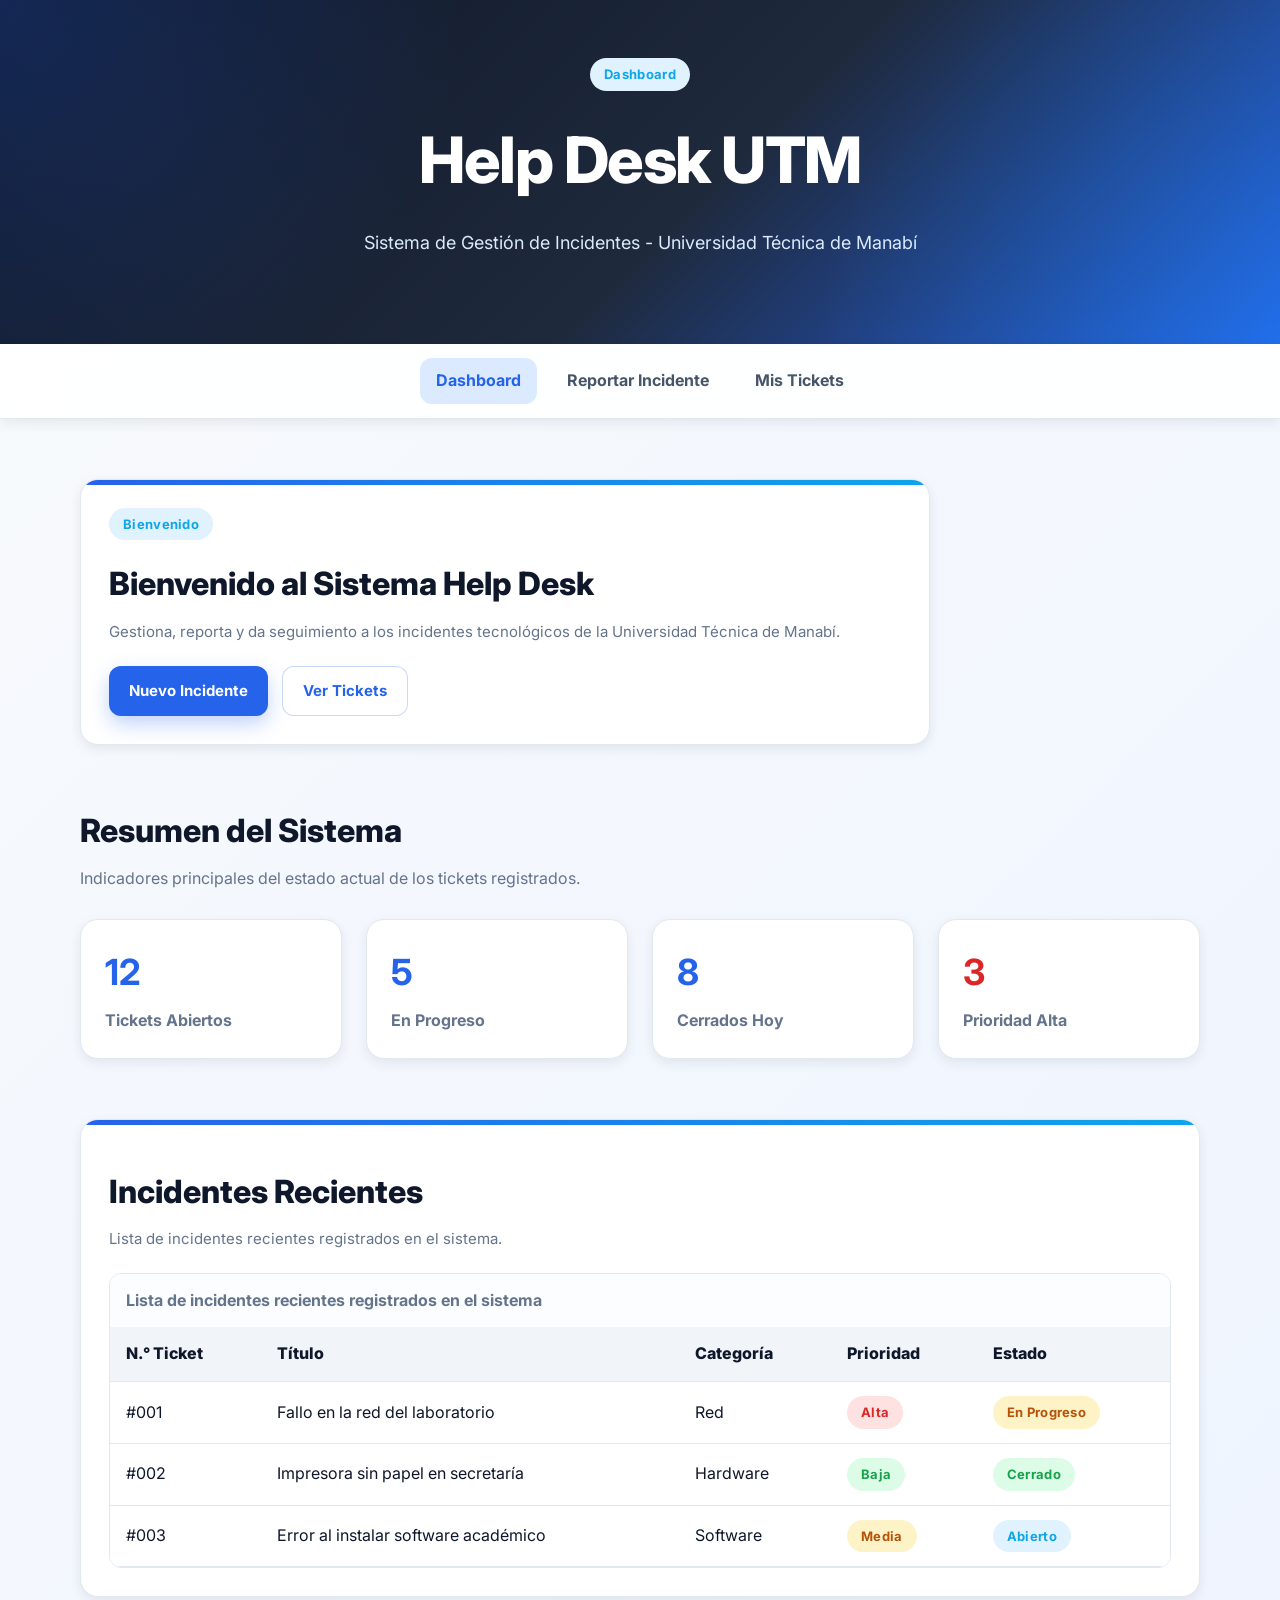
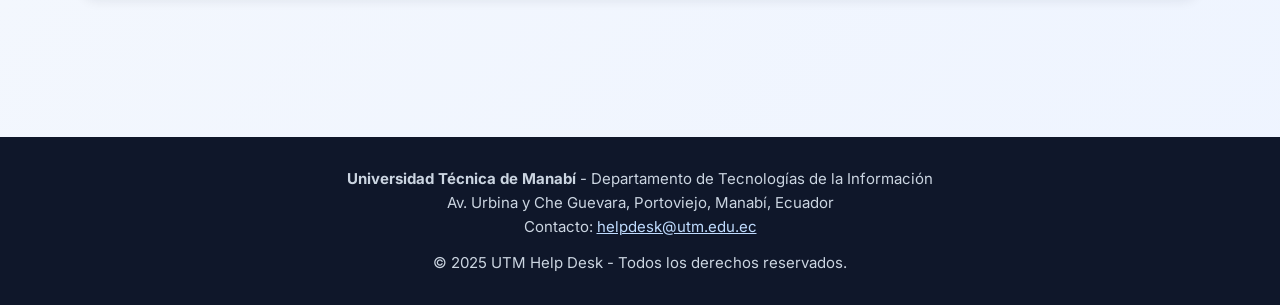
<file: helpdesk/index.html>
<!DOCTYPE html>
<html lang="es">
<head>
    <meta charset="UTF-8">
    <meta name="viewport" content="width=device-width, initial-scale=1.0">
    <title>Help Desk UTM - Dashboard</title>
    <link rel="stylesheet" href="./assets/img/style.css">
</head>
<body>
    <div class="app-layout">
        <header class="hero hero-small">
            <div class="hero-content">
                <span class="badge badge-info">Dashboard</span>
                <h1>Help Desk UTM</h1>
                <p>Sistema de Gestión de Incidentes - Universidad Técnica de Manabí</p>
            </div>
        </header>

        <nav class="navbar" aria-label="Menú principal">
            <ul class="nav-list">
                <li><a href="index.html" aria-current="page">Dashboard</a></li>
                <li><a href="reportes.html">Reportar Incidente</a></li>
                <li><a href="tickets.html">Mis Tickets</a></li>
            </ul>
        </nav>

        <main class="container">
            <section class="section">
                <div class="card welcome-card">
                    <span class="badge badge-info">Bienvenido</span>
                    <h2 class="card-title">Bienvenido al Sistema Help Desk</h2>
                    <p class="card-text">Gestiona, reporta y da seguimiento a los incidentes tecnológicos de la Universidad Técnica de Manabí.</p>
                    <div class="hero-actions align-left">
                        <a class="btn btn-primary" href="reportes.html">Nuevo Incidente</a>
                        <a class="btn btn-secondary" href="tickets.html">Ver Tickets</a>
                    </div>
                </div>
            </section>

            <section class="section">
                <h2>Resumen del Sistema</h2>
                <p class="section-text">Indicadores principales del estado actual de los tickets registrados.</p>

                <div class="dashboard-grid">
                    <article class="summary-card">
                        <strong>12</strong>
                        <span>Tickets Abiertos</span>
                    </article>
                    <article class="summary-card">
                        <strong>5</strong>
                        <span>En Progreso</span>
                    </article>
                    <article class="summary-card">
                        <strong>8</strong>
                        <span>Cerrados Hoy</span>
                    </article>
                    <article class="summary-card danger-summary">
                        <strong>3</strong>
                        <span>Prioridad Alta</span>
                    </article>
                </div>
            </section>

            <section class="section">
                <article class="card">
                    <h2 class="card-title">Incidentes Recientes</h2>
                    <p class="card-text">Lista de incidentes recientes registrados en el sistema.</p>

                    <div class="table-wrapper">
                        <table class="table">
                            <caption>Lista de incidentes recientes registrados en el sistema</caption>
                            <thead>
                                <tr>
                                    <th scope="col">N.° Ticket</th>
                                    <th scope="col">Título</th>
                                    <th scope="col">Categoría</th>
                                    <th scope="col">Prioridad</th>
                                    <th scope="col">Estado</th>
                                </tr>
                            </thead>
                            <tbody>
                                <tr>
                                    <td>#001</td>
                                    <td>Fallo en la red del laboratorio</td>
                                    <td>Red</td>
                                    <td><span class="badge badge-high">Alta</span></td>
                                    <td><span class="badge badge-medium">En Progreso</span></td>
                                </tr>
                                <tr>
                                    <td>#002</td>
                                    <td>Impresora sin papel en secretaría</td>
                                    <td>Hardware</td>
                                    <td><span class="badge badge-low">Baja</span></td>
                                    <td><span class="badge badge-low">Cerrado</span></td>
                                </tr>
                                <tr>
                                    <td>#003</td>
                                    <td>Error al instalar software académico</td>
                                    <td>Software</td>
                                    <td><span class="badge badge-medium">Media</span></td>
                                    <td><span class="badge badge-info">Abierto</span></td>
                                </tr>
                            </tbody>
                        </table>
                    </div>
                </article>
            </section>
        </main>

        <footer class="footer">
            <address>
                <strong>Universidad Técnica de Manabí</strong> - Departamento de Tecnologías de la Información<br>
                Av. Urbina y Che Guevara, Portoviejo, Manabí, Ecuador<br>
                Contacto: <a href="mailto:helpdesk@utm.edu.ec">helpdesk@utm.edu.ec</a>
            </address>
            <p>&copy; 2025 UTM Help Desk - Todos los derechos reservados.</p>
        </footer>
    </div>
</body>
</html>
</file>
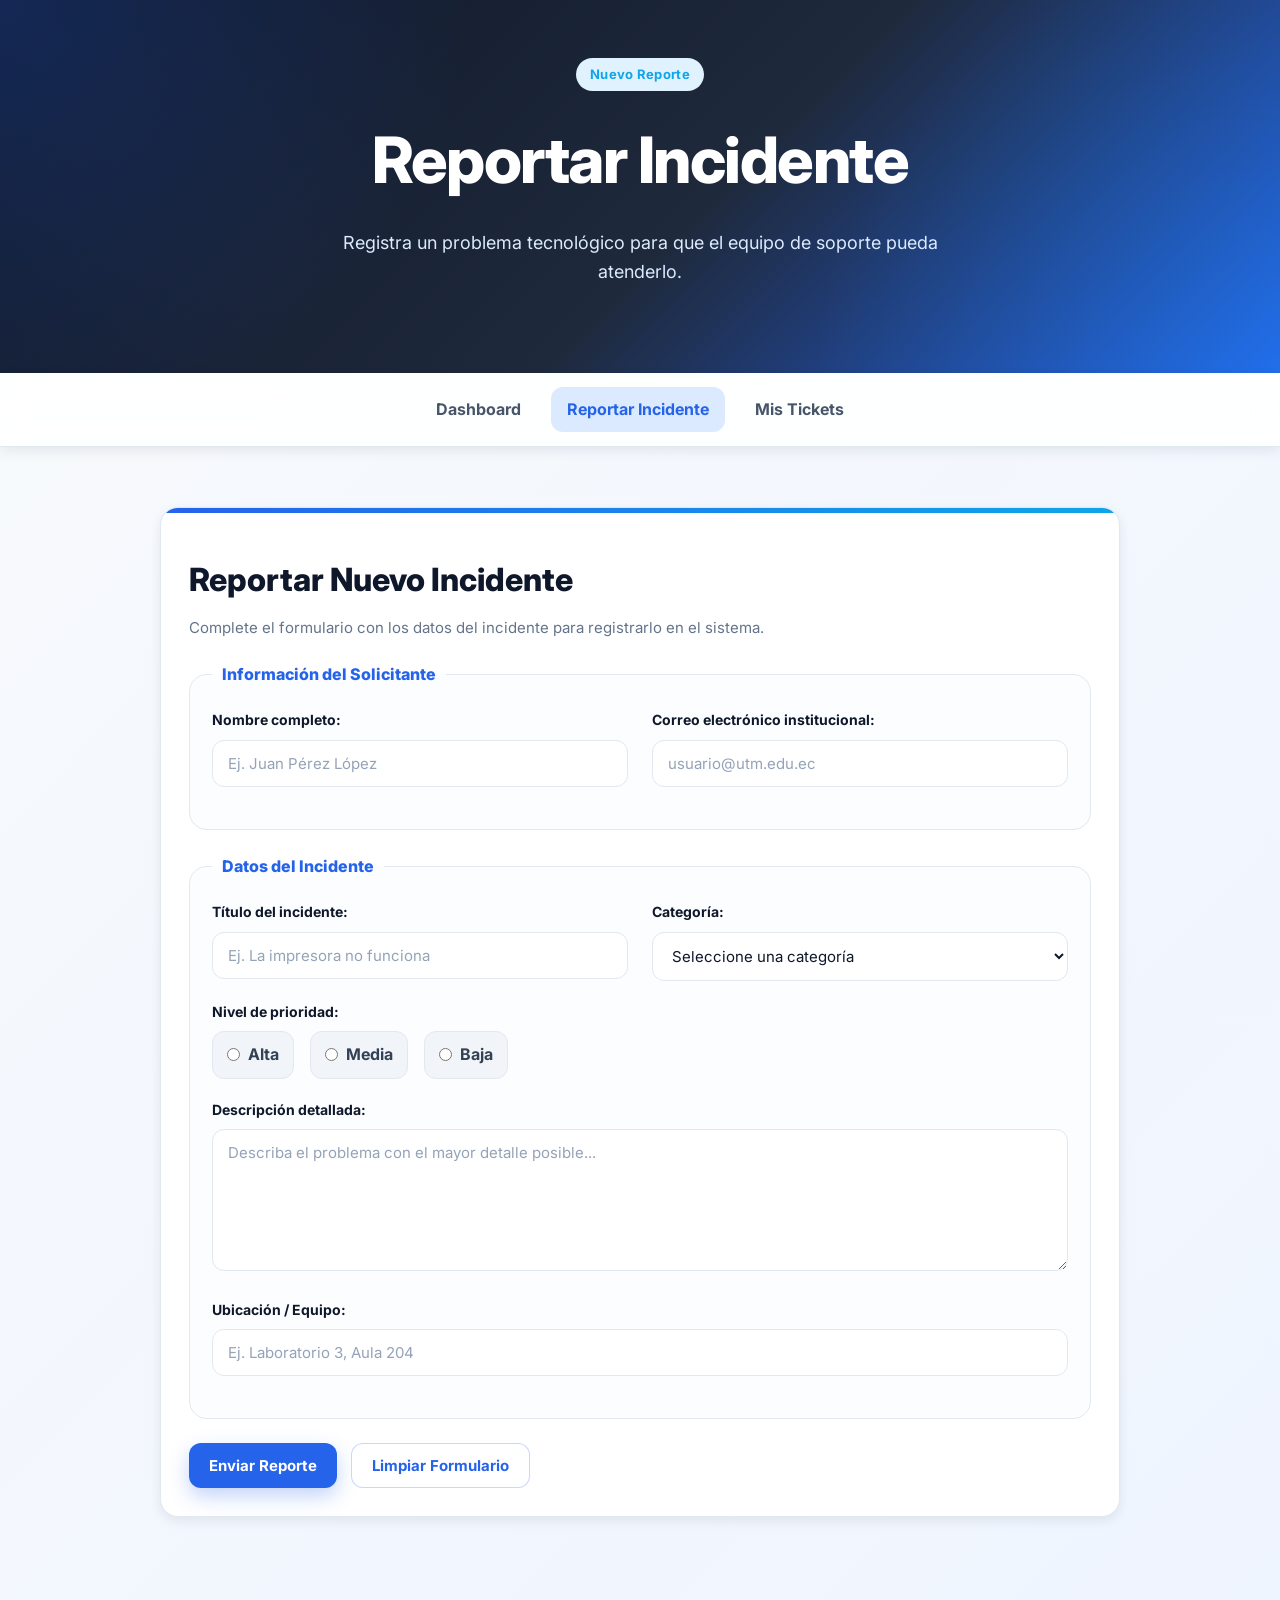
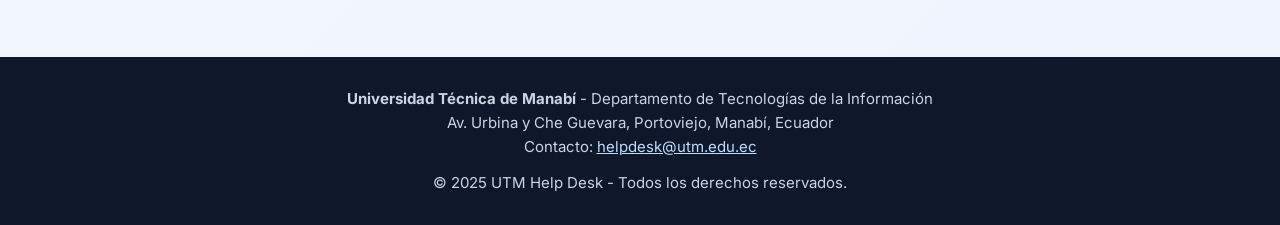
<file: helpdesk/reportes.html>
<!DOCTYPE html>
<html lang="es">
<head>
    <meta charset="UTF-8">
    <meta name="viewport" content="width=device-width, initial-scale=1.0">
    <title>Help Desk UTM - Reportar Incidente</title>
    <link rel="stylesheet" href="./assets/img/style.css">
</head>
<body>
    <div class="app-layout">
        <header class="hero hero-small">
            <div class="hero-content">
                <span class="badge badge-info">Nuevo Reporte</span>
                <h1>Reportar Incidente</h1>
                <p>Registra un problema tecnológico para que el equipo de soporte pueda atenderlo.</p>
            </div>
        </header>

        <nav class="navbar" aria-label="Menú principal">
            <ul class="nav-list">
                <li><a href="index.html">Dashboard</a></li>
                <li><a href="reportes.html" aria-current="page">Reportar Incidente</a></li>
                <li><a href="tickets.html">Mis Tickets</a></li>
            </ul>
        </nav>

        <main class="container">
            <section class="section">
                <article class="card form-card-large">
                    <h2 class="card-title">Reportar Nuevo Incidente</h2>
                    <p class="card-text">Complete el formulario con los datos del incidente para registrarlo en el sistema.</p>

                    <form action="#" method="post">
                        <fieldset class="fieldset-card">
                            <legend>Información del Solicitante</legend>

                            <div class="form-layout">
                                <div class="form-group">
                                    <label class="form-label" for="nombre">Nombre completo:</label>
                                    <input class="form-control" type="text" id="nombre" name="nombre" placeholder="Ej. Juan Pérez López" required>
                                </div>

                                <div class="form-group">
                                    <label class="form-label" for="correo">Correo electrónico institucional:</label>
                                    <input class="form-control" type="email" id="correo" name="correo" placeholder="usuario@utm.edu.ec" required>
                                </div>
                            </div>
                        </fieldset>

                        <fieldset class="fieldset-card">
                            <legend>Datos del Incidente</legend>

                            <div class="form-layout">
                                <div class="form-group">
                                    <label class="form-label" for="titulo">Título del incidente:</label>
                                    <input class="form-control" type="text" id="titulo" name="titulo" placeholder="Ej. La impresora no funciona" maxlength="120" required>
                                </div>

                                <div class="form-group">
                                    <label class="form-label" for="categoria">Categoría:</label>
                                    <select class="form-control" id="categoria" name="categoria" required>
                                        <option value="">Seleccione una categoría</option>
                                        <option value="red">Red</option>
                                        <option value="hardware">Hardware</option>
                                        <option value="software">Software</option>
                                    </select>
                                </div>
                            </div>

                            <div class="form-group">
                                <span class="form-label">Nivel de prioridad:</span>
                                <div class="radio-group">
                                    <label><input type="radio" name="prioridad" value="alta" required> Alta</label>
                                    <label><input type="radio" name="prioridad" value="media"> Media</label>
                                    <label><input type="radio" name="prioridad" value="baja"> Baja</label>
                                </div>
                            </div>

                            <div class="form-group">
                                <label class="form-label" for="descripcion">Descripción detallada:</label>
                                <textarea class="form-control" id="descripcion" name="descripcion" rows="6" placeholder="Describa el problema con el mayor detalle posible..." required></textarea>
                            </div>

                            <div class="form-group">
                                <label class="form-label" for="ubicacion">Ubicación / Equipo:</label>
                                <input class="form-control" type="text" id="ubicacion" name="ubicacion" placeholder="Ej. Laboratorio 3, Aula 204">
                            </div>
                        </fieldset>

                        <div class="form-actions">
                            <button class="btn btn-primary" type="submit">Enviar Reporte</button>
                            <button class="btn btn-secondary" type="reset">Limpiar Formulario</button>
                        </div>
                    </form>
                </article>
            </section>
        </main>

        <footer class="footer">
            <address>
                <strong>Universidad Técnica de Manabí</strong> - Departamento de Tecnologías de la Información<br>
                Av. Urbina y Che Guevara, Portoviejo, Manabí, Ecuador<br>
                Contacto: <a href="mailto:helpdesk@utm.edu.ec">helpdesk@utm.edu.ec</a>
            </address>
            <p>&copy; 2025 UTM Help Desk - Todos los derechos reservados.</p>
        </footer>
    </div>
</body>
</html>
</file>
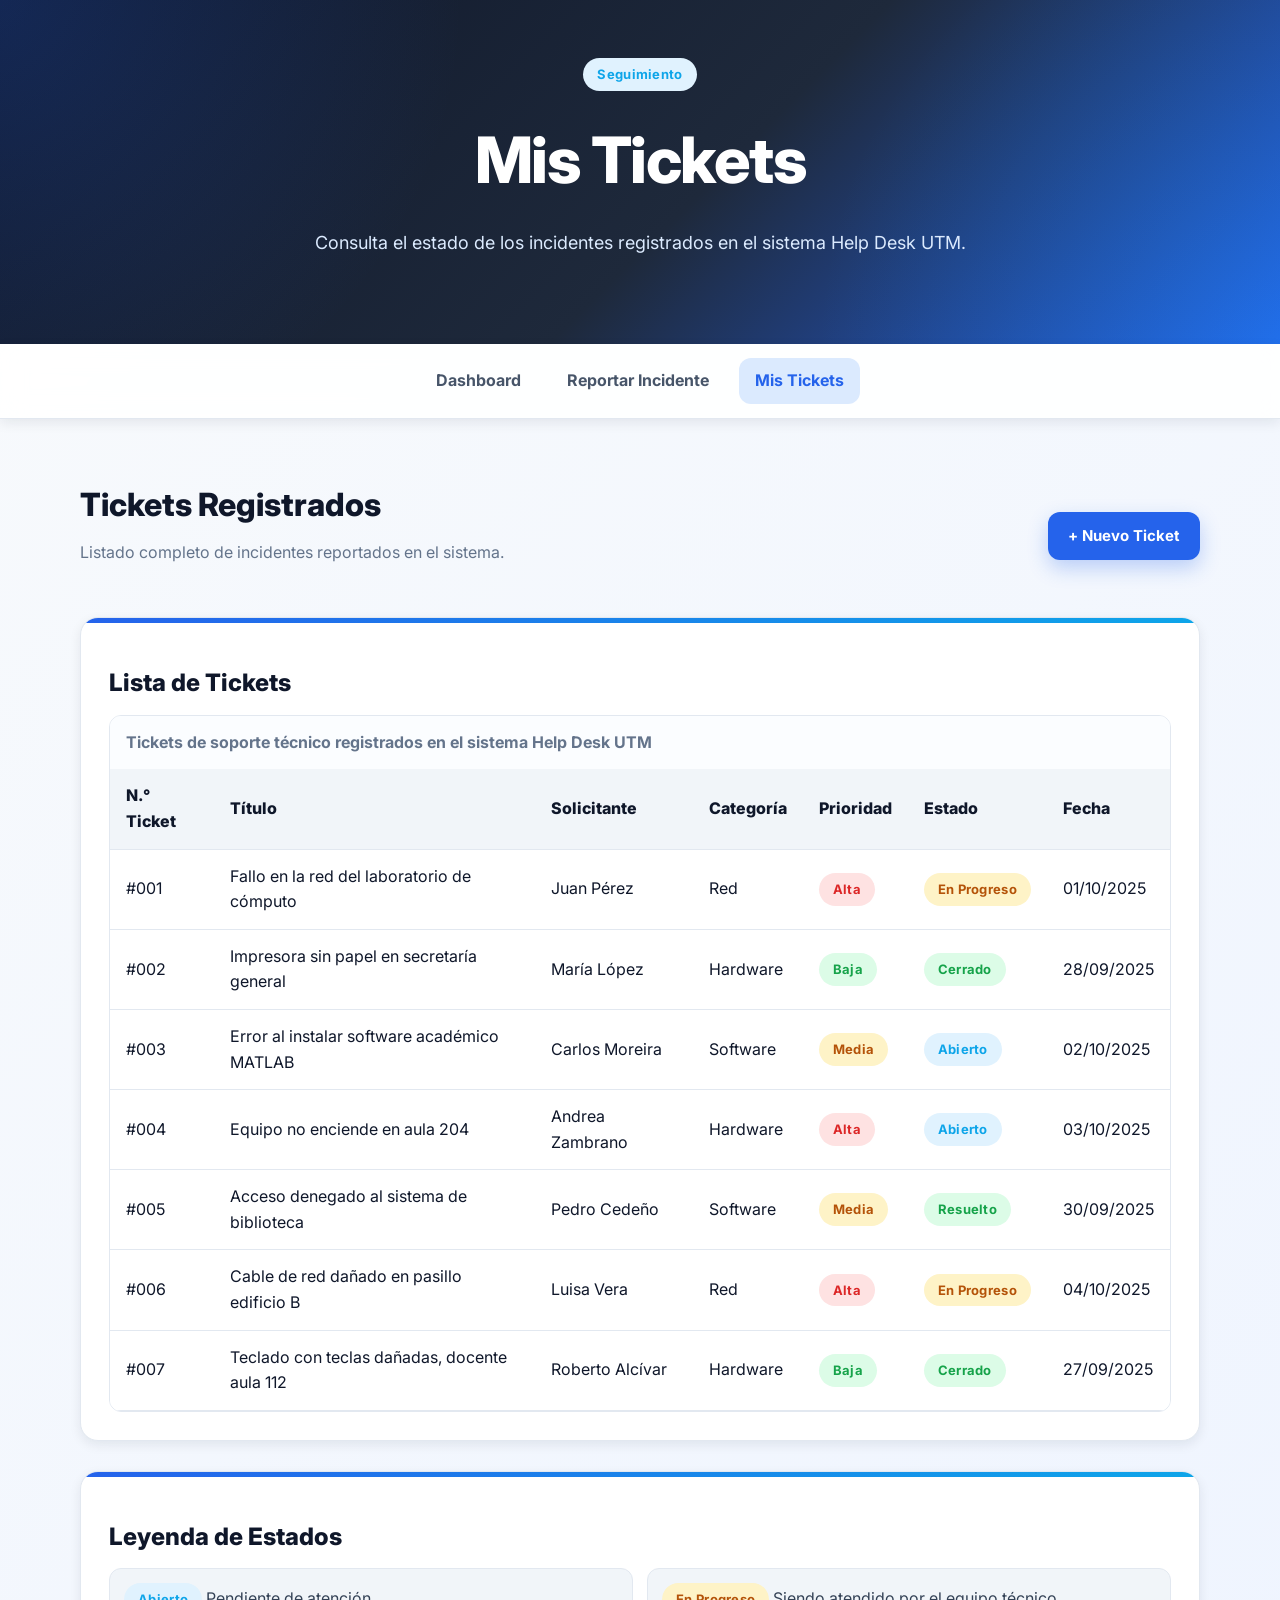
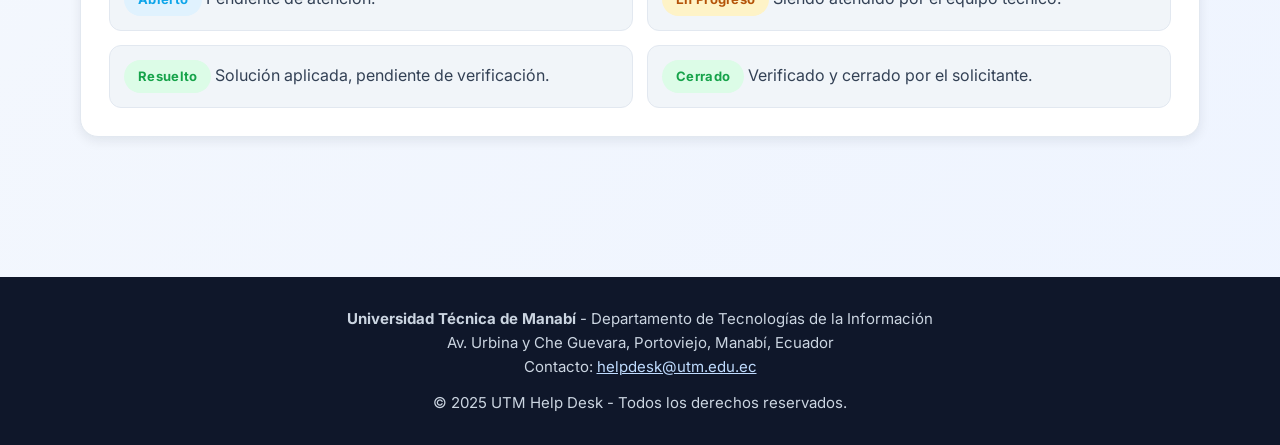
<file: helpdesk/tickets.html>
<!DOCTYPE html>
<html lang="es">
<head>
    <meta charset="UTF-8">
    <meta name="viewport" content="width=device-width, initial-scale=1.0">
    <title>Help Desk UTM - Tickets</title>
    <link rel="stylesheet" href="./assets/img/style.css">
</head>
<body>
    <div class="app-layout">
        <header class="hero hero-small">
            <div class="hero-content">
                <span class="badge badge-info">Seguimiento</span>
                <h1>Mis Tickets</h1>
                <p>Consulta el estado de los incidentes registrados en el sistema Help Desk UTM.</p>
            </div>
        </header>

        <nav class="navbar" aria-label="Menú principal">
            <ul class="nav-list">
                <li><a href="index.html">Dashboard</a></li>
                <li><a href="reportes.html">Reportar Incidente</a></li>
                <li><a href="tickets.html" aria-current="page">Mis Tickets</a></li>
            </ul>
        </nav>

        <main class="container">
            <section class="section">
                <div class="section-header">
                    <div>
                        <h2>Tickets Registrados</h2>
                        <p class="section-text">Listado completo de incidentes reportados en el sistema.</p>
                    </div>
                    <a class="btn btn-primary" href="reportes.html">+ Nuevo Ticket</a>
                </div>

                <article class="card">
                    <h3 class="card-title">Lista de Tickets</h3>
                    <div class="table-wrapper">
                        <table class="table">
                            <caption>Tickets de soporte técnico registrados en el sistema Help Desk UTM</caption>
                            <thead>
                                <tr>
                                    <th scope="col">N.° Ticket</th>
                                    <th scope="col">Título</th>
                                    <th scope="col">Solicitante</th>
                                    <th scope="col">Categoría</th>
                                    <th scope="col">Prioridad</th>
                                    <th scope="col">Estado</th>
                                    <th scope="col">Fecha</th>
                                </tr>
                            </thead>
                            <tbody>
                                <tr>
                                    <td>#001</td>
                                    <td>Fallo en la red del laboratorio de cómputo</td>
                                    <td>Juan Pérez</td>
                                    <td>Red</td>
                                    <td><span class="badge badge-high">Alta</span></td>
                                    <td><span class="badge badge-medium">En Progreso</span></td>
                                    <td><time datetime="2025-10-01">01/10/2025</time></td>
                                </tr>
                                <tr>
                                    <td>#002</td>
                                    <td>Impresora sin papel en secretaría general</td>
                                    <td>María López</td>
                                    <td>Hardware</td>
                                    <td><span class="badge badge-low">Baja</span></td>
                                    <td><span class="badge badge-low">Cerrado</span></td>
                                    <td><time datetime="2025-09-28">28/09/2025</time></td>
                                </tr>
                                <tr>
                                    <td>#003</td>
                                    <td>Error al instalar software académico MATLAB</td>
                                    <td>Carlos Moreira</td>
                                    <td>Software</td>
                                    <td><span class="badge badge-medium">Media</span></td>
                                    <td><span class="badge badge-info">Abierto</span></td>
                                    <td><time datetime="2025-10-02">02/10/2025</time></td>
                                </tr>
                                <tr>
                                    <td>#004</td>
                                    <td>Equipo no enciende en aula 204</td>
                                    <td>Andrea Zambrano</td>
                                    <td>Hardware</td>
                                    <td><span class="badge badge-high">Alta</span></td>
                                    <td><span class="badge badge-info">Abierto</span></td>
                                    <td><time datetime="2025-10-03">03/10/2025</time></td>
                                </tr>
                                <tr>
                                    <td>#005</td>
                                    <td>Acceso denegado al sistema de biblioteca</td>
                                    <td>Pedro Cedeño</td>
                                    <td>Software</td>
                                    <td><span class="badge badge-medium">Media</span></td>
                                    <td><span class="badge badge-low">Resuelto</span></td>
                                    <td><time datetime="2025-09-30">30/09/2025</time></td>
                                </tr>
                                <tr>
                                    <td>#006</td>
                                    <td>Cable de red dañado en pasillo edificio B</td>
                                    <td>Luisa Vera</td>
                                    <td>Red</td>
                                    <td><span class="badge badge-high">Alta</span></td>
                                    <td><span class="badge badge-medium">En Progreso</span></td>
                                    <td><time datetime="2025-10-04">04/10/2025</time></td>
                                </tr>
                                <tr>
                                    <td>#007</td>
                                    <td>Teclado con teclas dañadas, docente aula 112</td>
                                    <td>Roberto Alcívar</td>
                                    <td>Hardware</td>
                                    <td><span class="badge badge-low">Baja</span></td>
                                    <td><span class="badge badge-low">Cerrado</span></td>
                                    <td><time datetime="2025-09-27">27/09/2025</time></td>
                                </tr>
                            </tbody>
                        </table>
                    </div>
                </article>

                <article class="card mt-3">
                    <h3 class="card-title">Leyenda de Estados</h3>
                    <div class="legend-grid">
                        <p><span class="badge badge-info">Abierto</span> Pendiente de atención.</p>
                        <p><span class="badge badge-medium">En Progreso</span> Siendo atendido por el equipo técnico.</p>
                        <p><span class="badge badge-low">Resuelto</span> Solución aplicada, pendiente de verificación.</p>
                        <p><span class="badge badge-low">Cerrado</span> Verificado y cerrado por el solicitante.</p>
                    </div>
                </article>
            </section>
        </main>

        <footer class="footer">
            <address>
                <strong>Universidad Técnica de Manabí</strong> - Departamento de Tecnologías de la Información<br>
                Av. Urbina y Che Guevara, Portoviejo, Manabí, Ecuador<br>
                Contacto: <a href="mailto:helpdesk@utm.edu.ec">helpdesk@utm.edu.ec</a>
            </address>
            <p>&copy; 2025 UTM Help Desk - Todos los derechos reservados.</p>
        </footer>
    </div>
</body>
</html>
</file>
<file: helpdesk/assets/img/style.css>
@import url('https://fonts.googleapis.com/css2?family=Inter:wght@400;500;600;700;800&display=swap');

:root {
    --primary: #2563eb;
    --primary-dark: #1e40af;
    --primary-light: #dbeafe;
    --secondary: #475569;
    --secondary-dark: #334155;
    --secondary-light: #f1f5f9;
    --success: #16a34a;
    --success-light: #dcfce7;
    --danger: #dc2626;
    --danger-light: #fee2e2;
    --warning: #f59e0b;
    --warning-light: #fef3c7;
    --info: #0ea5e9;
    --info-light: #e0f2fe;
    --background: #f8fafc;
    --surface: #ffffff;
    --surface-soft: #f1f5f9;
    --text: #0f172a;
    --muted: #64748b;
    --border: #e2e8f0;
    --radius-sm: 8px;
    --radius-md: 12px;
    --radius-lg: 18px;
    --radius-xl: 24px;
    --shadow-sm: 0 4px 12px rgba(15, 23, 42, 0.08);
    --shadow-md: 0 12px 28px rgba(15, 23, 42, 0.12);
    --shadow-lg: 0 20px 45px rgba(15, 23, 42, 0.16);
    --font-main: 'Inter', Arial, sans-serif;
    --transition: all 0.3s ease;
}

* {
    margin: 0;
    padding: 0;
    box-sizing: border-box;
}

html {
    scroll-behavior: smooth;
}

body {
    font-family: var(--font-main);
    background: linear-gradient(135deg, #f8fafc 0%, #eef4ff 100%);
    color: var(--text);
    line-height: 1.6;
    min-height: 100vh;
}

.app-layout {
    min-height: 100vh;
    display: grid;
    grid-template-rows: auto auto 1fr auto;
}

.container {
    width: min(1120px, 92%);
    margin: 0 auto;
}

.section {
    margin: 60px 0;
}

.section h2 {
    font-size: 32px;
    font-weight: 800;
    color: var(--text);
    margin-bottom: 10px;
}

.section-text {
    color: var(--muted);
    max-width: 720px;
    margin-bottom: 28px;
    font-size: 16px;
}

.hero {
    min-height: 420px;
    display: flex;
    align-items: center;
    justify-content: center;
    padding: 70px 20px;
    background: radial-gradient(circle at top left, rgba(37, 99, 235, 0.22), transparent 35%), radial-gradient(circle at bottom right, rgba(14, 165, 233, 0.18), transparent 35%), linear-gradient(135deg, #0f172a 0%, #1e293b 55%, #2563eb 100%);
    color: #ffffff;
    text-align: center;
}

.hero-small {
    min-height: 300px;
    padding: 58px 20px;
}

.hero-content {
    max-width: 820px;
}

.hero h1 {
    font-size: clamp(38px, 6vw, 64px);
    font-weight: 800;
    letter-spacing: -1.5px;
    margin: 18px 0;
}

.hero p {
    font-size: 18px;
    color: #dbeafe;
    max-width: 680px;
    margin: 0 auto 28px;
}

.hero-actions {
    display: flex;
    justify-content: center;
    gap: 14px;
    flex-wrap: wrap;
}

.align-left {
    justify-content: flex-start;
}

.navbar {
    background: rgba(255, 255, 255, 0.9);
    backdrop-filter: blur(12px);
    border-bottom: 1px solid var(--border);
    box-shadow: var(--shadow-sm);
    padding: 14px 0;
    position: sticky;
    top: 0;
    z-index: 10;
}

.nav-list {
    width: min(1120px, 92%);
    margin: 0 auto;
    list-style: none;
    display: flex;
    justify-content: center;
    gap: 14px;
    flex-wrap: wrap;
}

.nav-list a {
    display: inline-flex;
    padding: 10px 16px;
    border-radius: var(--radius-md);
    text-decoration: none;
    color: var(--secondary);
    font-weight: 700;
    transition: var(--transition);
}

.nav-list a:hover,
.nav-list a[aria-current="page"] {
    background: var(--primary-light);
    color: var(--primary);
}

.btn {
    display: inline-flex;
    align-items: center;
    justify-content: center;
    gap: 8px;
    border: none;
    padding: 12px 20px;
    border-radius: var(--radius-md);
    font-family: var(--font-main);
    font-size: 15px;
    font-weight: 700;
    cursor: pointer;
    transition: var(--transition);
    text-decoration: none;
}

.btn-primary {
    background: var(--primary);
    color: #ffffff;
    box-shadow: 0 8px 20px rgba(37, 99, 235, 0.28);
}

.btn-primary:hover {
    background: var(--primary-dark);
    transform: translateY(-2px);
}

.btn-secondary {
    background: #ffffff;
    color: var(--primary);
    border: 1px solid rgba(37, 99, 235, 0.25);
}

.btn-secondary:hover {
    background: var(--primary-light);
    transform: translateY(-2px);
}

.btn-danger {
    background: var(--danger);
    color: #ffffff;
    box-shadow: 0 8px 20px rgba(220, 38, 38, 0.25);
}

.btn-danger:hover {
    background: #b91c1c;
    transform: translateY(-2px);
}

.btn:focus,
a:focus,
.form-control:focus {
    outline: 4px solid rgba(37, 99, 235, 0.25);
    outline-offset: 3px;
}

.card {
    background: var(--surface);
    border: 1px solid var(--border);
    border-radius: var(--radius-lg);
    padding: 28px;
    box-shadow: var(--shadow-sm);
    transition: var(--transition);
    position: relative;
    overflow: hidden;
}

.card::before {
    content: "";
    position: absolute;
    top: 0;
    left: 0;
    width: 100%;
    height: 5px;
    background: linear-gradient(90deg, var(--primary), var(--info));
}

.card:hover {
    transform: translateY(-6px);
    box-shadow: var(--shadow-lg);
}

.welcome-card {
    max-width: 850px;
}

.card-title {
    margin-top: 18px;
    margin-bottom: 12px;
    font-size: 24px;
    font-weight: 800;
    color: var(--text);
}

.card-text {
    color: var(--muted);
    font-size: 15px;
    margin-bottom: 22px;
}

.dashboard-grid {
    display: grid;
    grid-template-columns: repeat(4, 1fr);
    gap: 24px;
}

.summary-card {
    background: var(--surface);
    border: 1px solid var(--border);
    border-radius: var(--radius-lg);
    padding: 24px;
    box-shadow: var(--shadow-sm);
    transition: var(--transition);
}

.summary-card:hover {
    transform: translateY(-6px);
    box-shadow: var(--shadow-md);
}

.summary-card strong {
    display: block;
    font-size: 36px;
    color: var(--primary);
    margin-bottom: 6px;
}

.summary-card span {
    color: var(--muted);
    font-weight: 700;
}

.danger-summary strong {
    color: var(--danger);
}

.form-card-large {
    max-width: 960px;
    margin: 0 auto;
}

.form-layout {
    display: grid;
    grid-template-columns: 1fr 1fr;
    gap: 24px;
}

.form-group {
    margin-bottom: 20px;
}

.form-label {
    display: block;
    margin-bottom: 8px;
    color: var(--text);
    font-weight: 700;
    font-size: 14px;
}

.form-control {
    width: 100%;
    padding: 13px 15px;
    border: 1px solid var(--border);
    border-radius: var(--radius-md);
    background: #ffffff;
    color: var(--text);
    font-family: var(--font-main);
    font-size: 15px;
    transition: var(--transition);
}

.form-control::placeholder {
    color: #94a3b8;
}

.form-control:hover {
    border-color: #bfdbfe;
}

.form-control:focus {
    border-color: var(--primary);
    box-shadow: 0 0 0 4px rgba(37, 99, 235, 0.14);
    outline: none;
}

select.form-control {
    cursor: pointer;
}

.fieldset-card {
    border: 1px solid var(--border);
    border-radius: var(--radius-lg);
    padding: 22px;
    margin-bottom: 24px;
    background: #fbfdff;
}

.fieldset-card legend {
    padding: 0 10px;
    color: var(--primary);
    font-weight: 800;
}

.radio-group {
    display: flex;
    gap: 16px;
    flex-wrap: wrap;
}

.radio-group label {
    display: inline-flex;
    align-items: center;
    gap: 8px;
    background: var(--surface-soft);
    border: 1px solid var(--border);
    border-radius: var(--radius-md);
    padding: 10px 14px;
    font-weight: 700;
    color: var(--secondary-dark);
}

.form-actions {
    display: flex;
    gap: 14px;
    flex-wrap: wrap;
    margin-top: 20px;
}

.table-wrapper {
    width: 100%;
    overflow-x: auto;
    border-radius: var(--radius-md);
    border: 1px solid var(--border);
}

.table {
    width: 100%;
    border-collapse: collapse;
    background: var(--surface);
    min-width: 720px;
}

.table caption {
    text-align: left;
    font-weight: 700;
    padding: 14px 16px;
    color: var(--muted);
    background: #fbfdff;
}

.table th,
.table td {
    padding: 14px 16px;
    border-bottom: 1px solid var(--border);
    text-align: left;
    vertical-align: middle;
}

.table th {
    background: var(--surface-soft);
    color: var(--text);
    font-weight: 800;
}

.table tbody tr:hover {
    background: var(--secondary-light);
}

.badge {
    display: inline-flex;
    align-items: center;
    justify-content: center;
    padding: 6px 14px;
    border-radius: 999px;
    font-size: 13px;
    font-weight: 700;
    letter-spacing: .3px;
    white-space: nowrap;
}

.badge-high {
    background: var(--danger-light);
    color: var(--danger);
}

.badge-medium {
    background: var(--warning-light);
    color: #b45309;
}

.badge-low {
    background: var(--success-light);
    color: var(--success);
}

.badge-info {
    background: var(--info-light);
    color: var(--info);
}

.section-header {
    display: flex;
    align-items: center;
    justify-content: space-between;
    gap: 20px;
    margin-bottom: 24px;
}

.legend-grid {
    display: grid;
    grid-template-columns: repeat(2, 1fr);
    gap: 14px;
}

.legend-grid p {
    background: var(--surface-soft);
    border: 1px solid var(--border);
    border-radius: var(--radius-md);
    padding: 14px;
    color: var(--secondary-dark);
}

.footer {
    margin-top: 80px;
    padding: 30px 20px;
    text-align: center;
    background: #0f172a;
    color: #cbd5e1;
    font-size: 15px;
}

.footer a {
    color: #bfdbfe;
}

.footer address {
    font-style: normal;
    margin-bottom: 12px;
}

::selection {
    background: var(--primary);
    color: #ffffff;
}

button:active,
.btn:active {
    transform: scale(.97);
}

.mt-3 {
    margin-top: 30px;
}

@media (max-width: 992px) {
    .section {
        margin: 50px 0;
    }

    .dashboard-grid {
        grid-template-columns: repeat(2, 1fr);
    }

    .form-layout,
    .legend-grid {
        grid-template-columns: 1fr;
    }
}

@media (max-width: 768px) {
    .container,
    .nav-list {
        width: 94%;
    }

    .hero-small {
        min-height: auto;
        padding: 48px 18px;
    }

    .hero h1 {
        font-size: 38px;
    }

    .hero p {
        font-size: 16px;
    }

    .nav-list {
        flex-direction: column;
        align-items: stretch;
    }

    .nav-list a {
        justify-content: center;
    }

    .dashboard-grid {
        grid-template-columns: 1fr;
    }

    .section-header {
        flex-direction: column;
        align-items: stretch;
    }

    .btn {
        width: 100%;
    }

    .card {
        padding: 24px;
    }

    .radio-group {
        flex-direction: column;
    }
}

@media (max-width: 480px) {
    .hero h1 {
        font-size: 32px;
    }

    .section h2 {
        font-size: 24px;
    }

    .card-title {
        font-size: 20px;
    }

    .footer {
        font-size: 14px;
    }
}

@media (prefers-reduced-motion: reduce) {
    * {
        transition: none;
        scroll-behavior: auto;
    }
}
</file>
